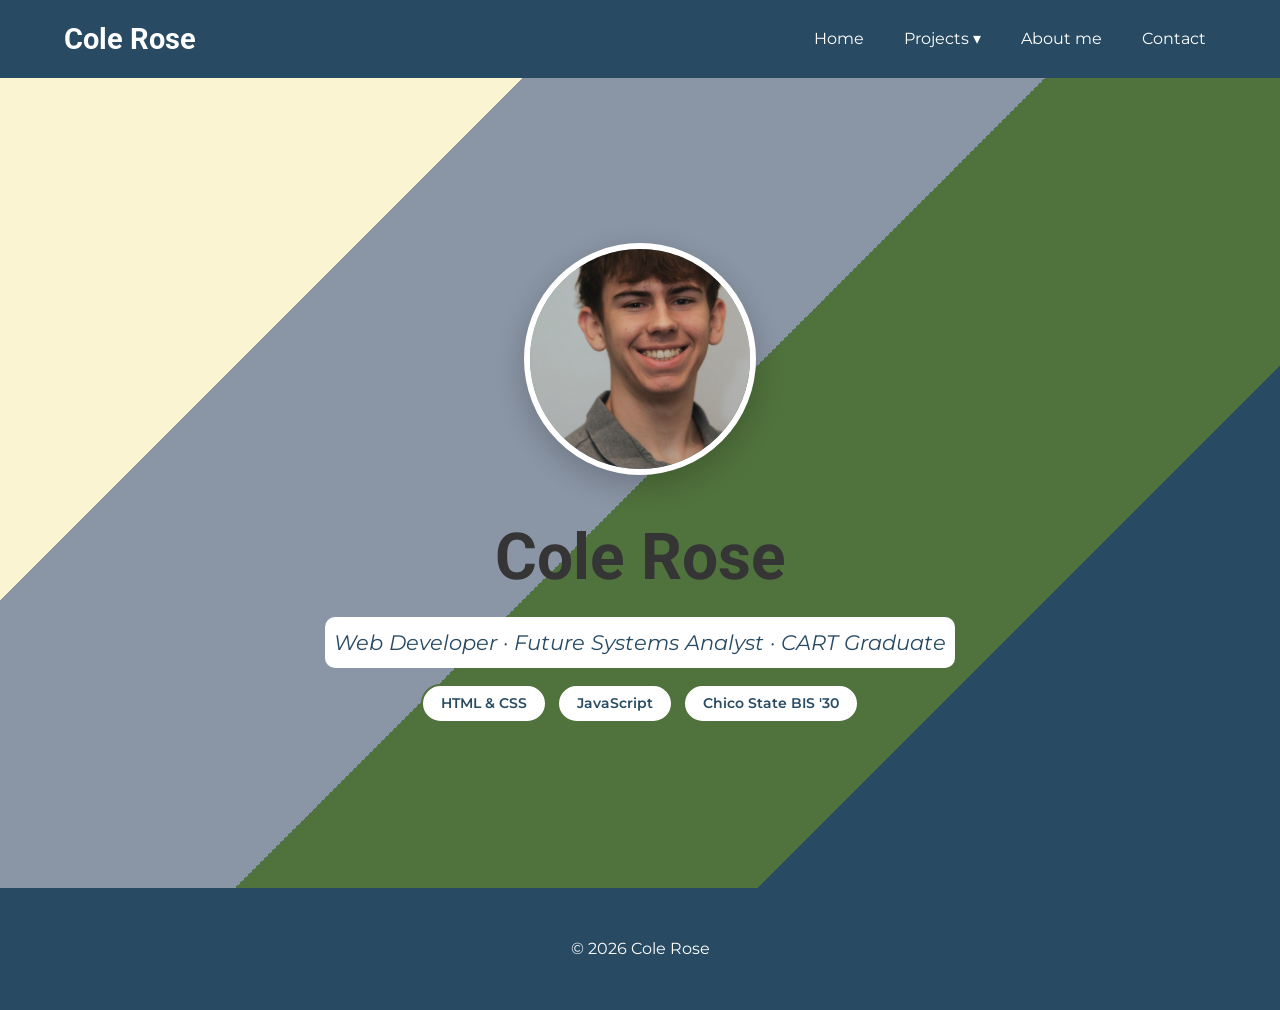
<file: index.html>
<!DOCTYPE html>
<html lang="en">

<head>
    <meta charset="UTF-8" />
    <meta name="viewport" content="width=device-width, initial-scale=1.0" />
    <title>Cole Rose | Home</title>

    <!-- google fonts, roboto for headings and montserrat for everything else -->
    <link rel="preconnect" href="https://fonts.googleapis.com">
    <link rel="preconnect" href="https://fonts.gstatic.com" crossorigin>
    <link
        href="https://fonts.googleapis.com/css2?family=Roboto:wght@700;900&family=Montserrat:ital,wght@0,400;0,600;1,400&display=swap"
        rel="stylesheet">

    <link rel="stylesheet" href="style.css" />
</head>

<body>

    <!-- sticky header, scroll effect handled in main.js -->
    <header>
        <a class="site-name" href="index.html">Cole Rose</a>
        <nav>
            <ul class="head-list">
                <li><a href="index.html" class="active">Home</a></li>

                <!-- dropdown just uses css hover, no js needed for this part -->
                <li class="dropdown">
                    <a href="projects.html">Projects ▾</a>
                    <ul class="dropdown-menu">
                        <li><a href="projects.html">View All Projects</a></li>
                    </ul>
                </li>

                <li><a href="about.html">About me</a></li>
                <li><a href="contact.html">Contact</a></li>
            </ul>
        </nav>
    </header>

    <!-- hero section, the diagonal gradient background is all css -->
    <main id="home-main">

        <!-- circle image - tried making this a border-image at first, didnt work great -->
        <div class="self-image-circle">
            <img src="images/cole.png" alt="Cole Rose Profile Picture" />
        </div>

        <div class="hero-text">
            <h1 class="hero-name">Cole Rose</h1>
            <p class="hero-tagline">Web Developer · Future Systems Analyst · CART Graduate</p>

            <!-- pills just for a quick visual skill summary -->
            <div class="hero-pills">
                <span>HTML &amp; CSS</span>
                <span>JavaScript</span>
                <span>Chico State BIS '30</span>
            </div>
        </div>
    </main>

    <footer>
        <p>&copy; 2026 Cole Rose</p>
    </footer>

    <script src="main.js"></script>
</body>

</html>
</file>
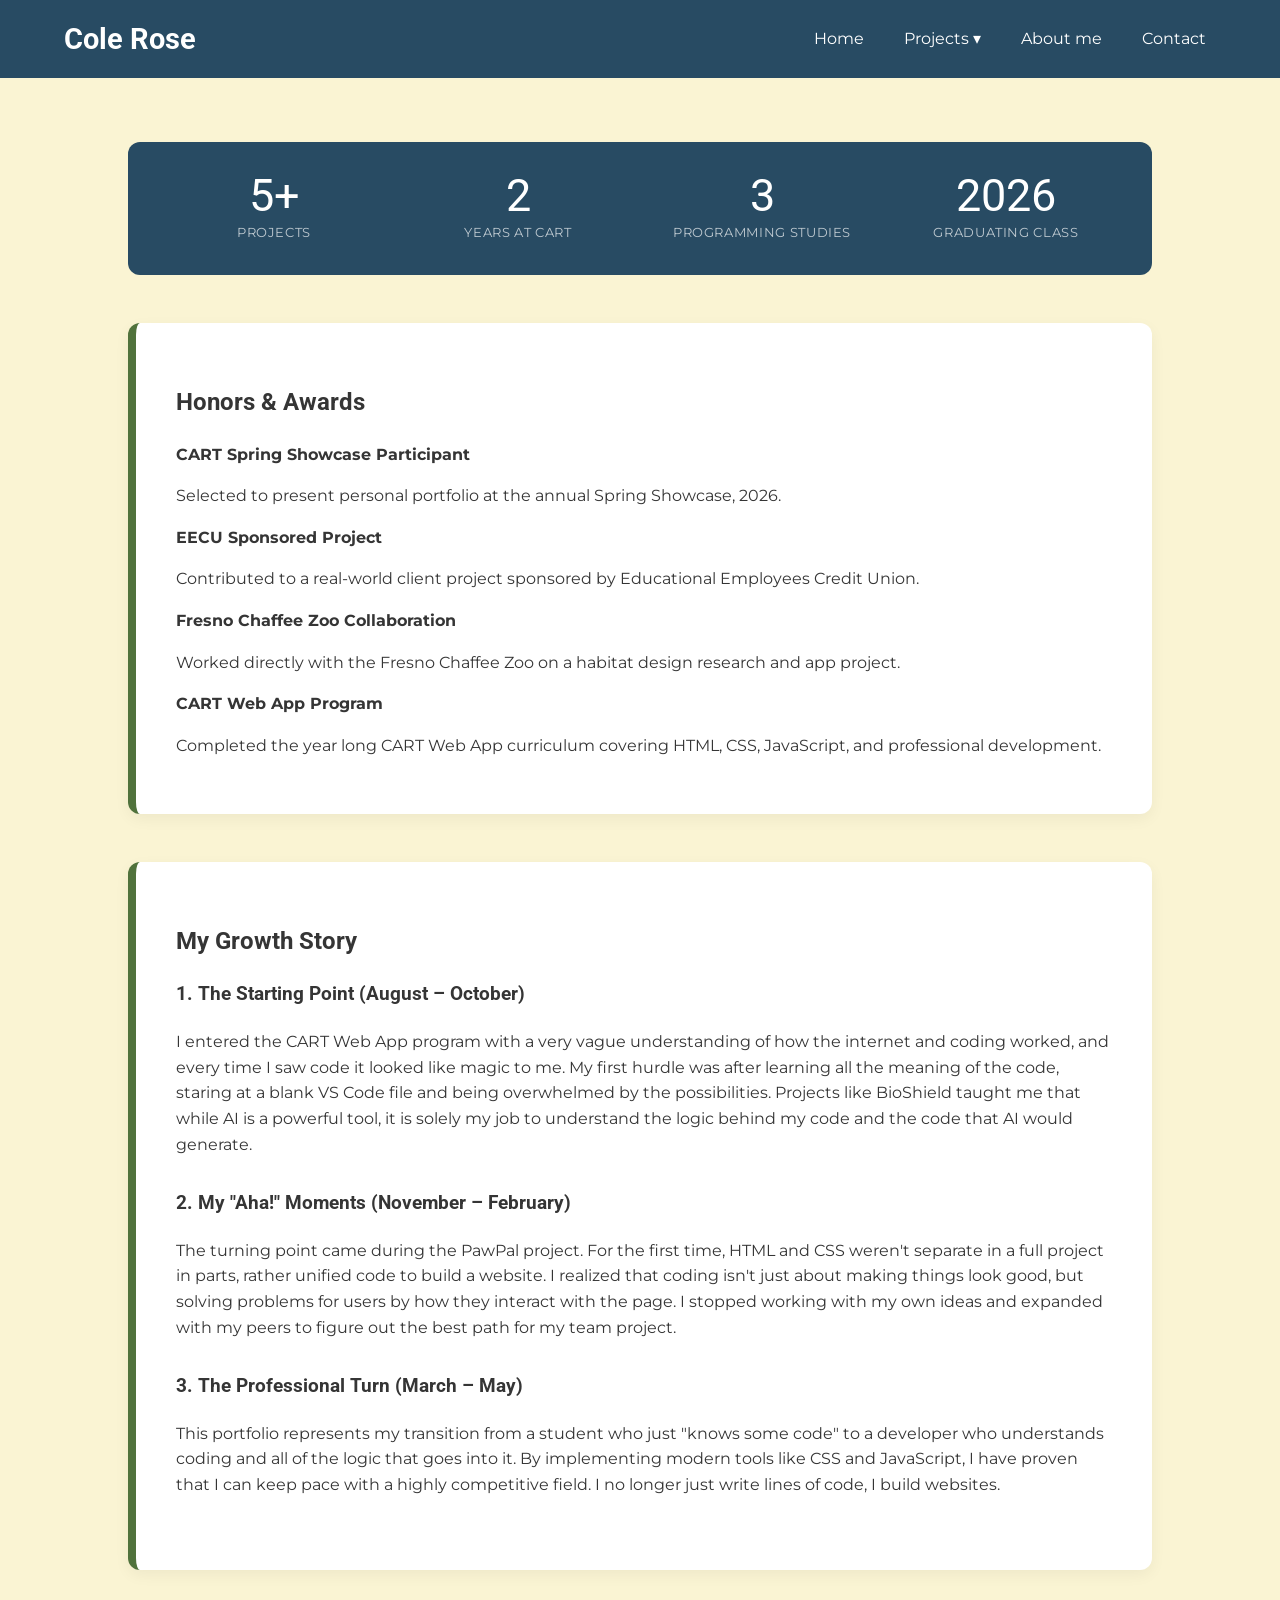
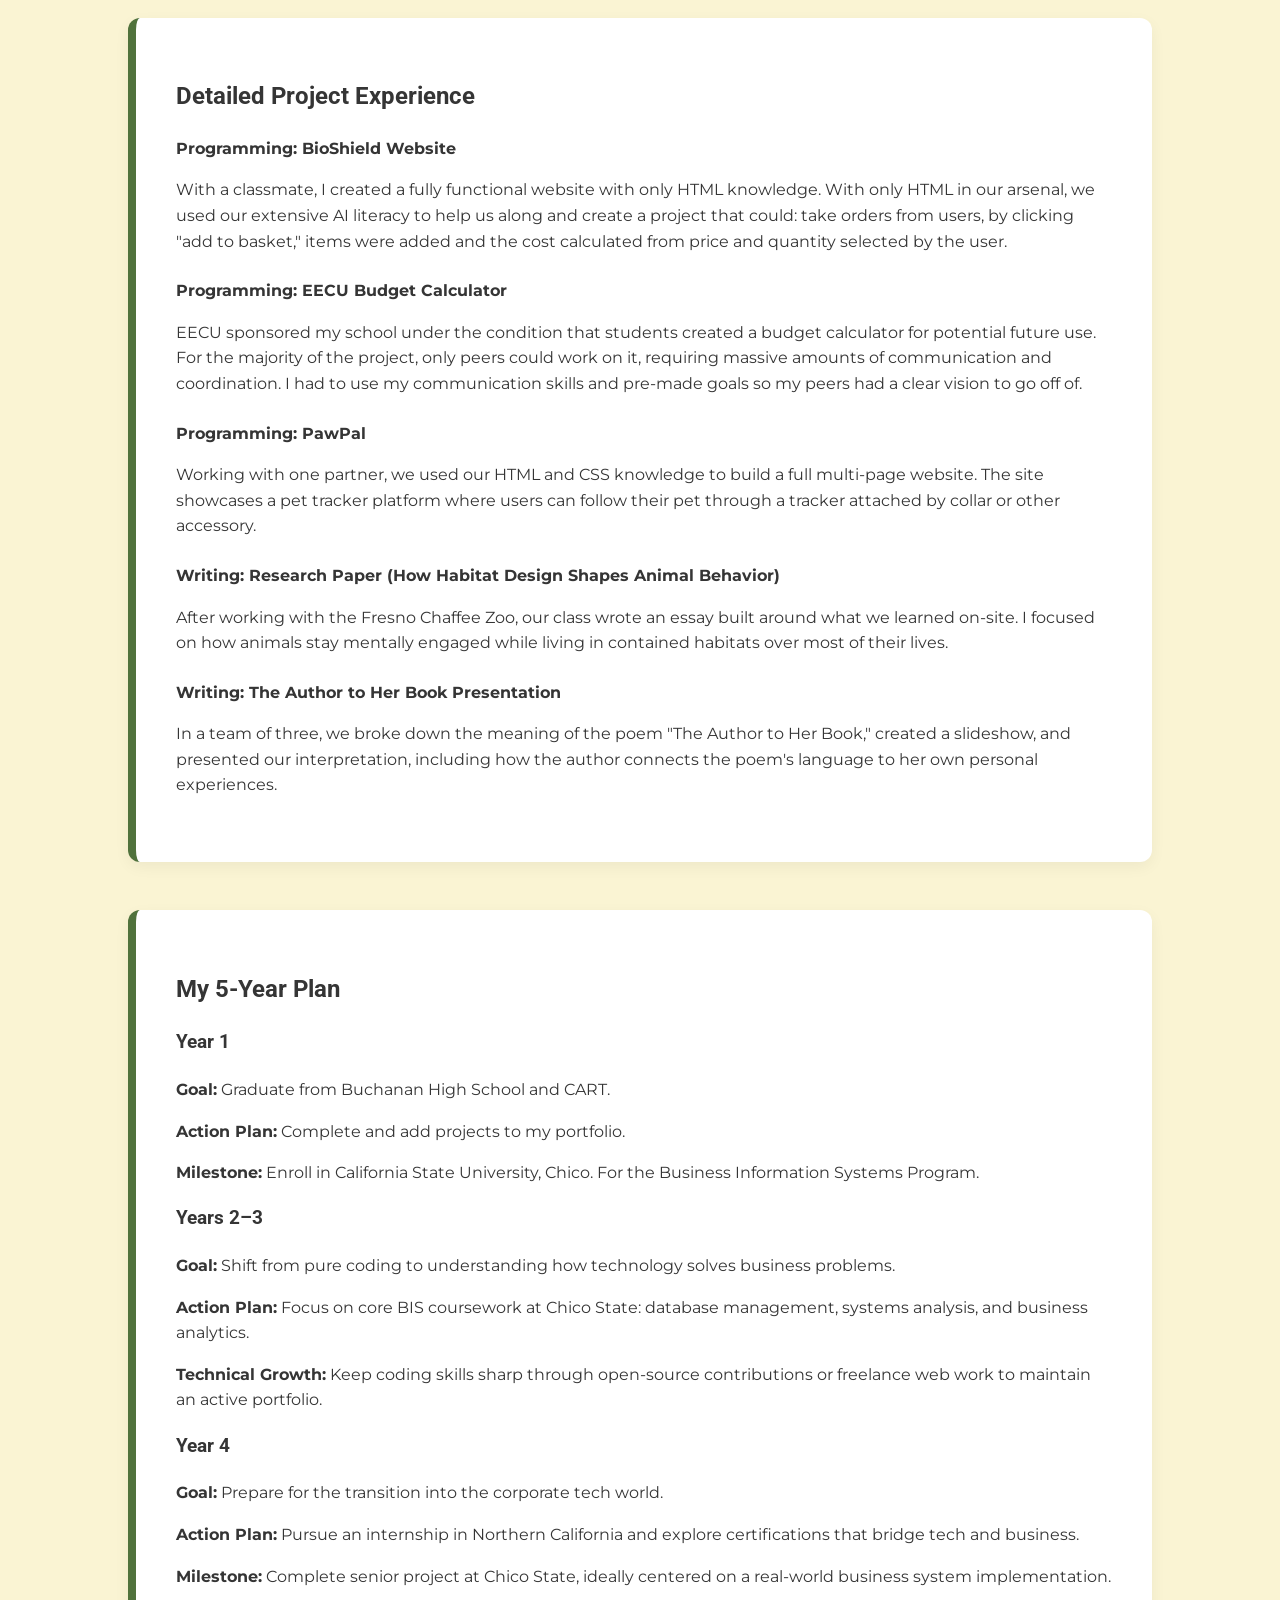
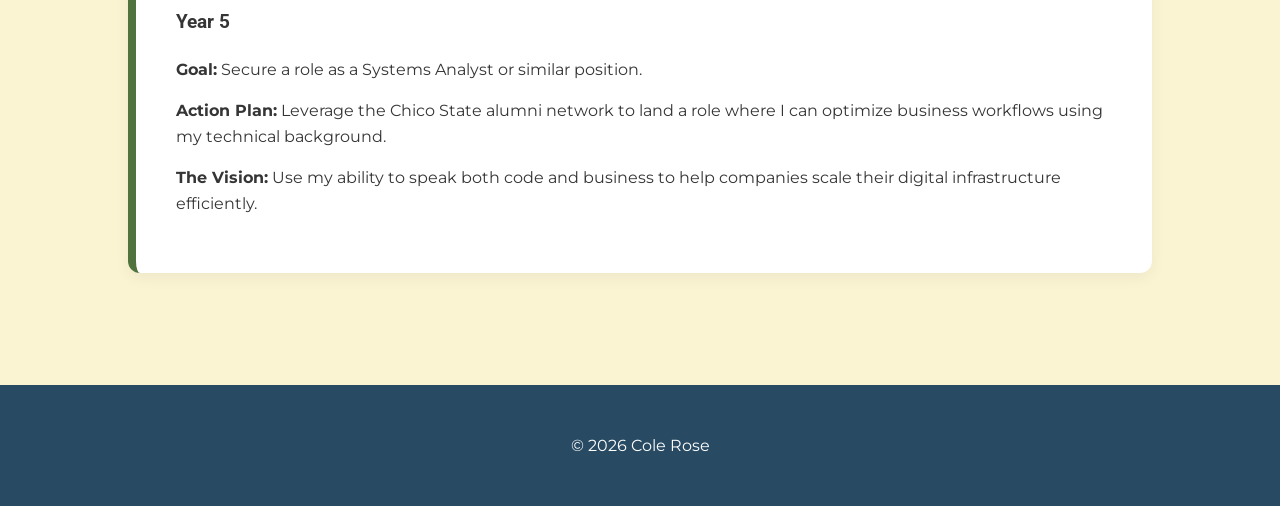
<file: about.html>
<!DOCTYPE html>
<html lang="en">

<head>
    <meta charset="UTF-8">
    <meta name="viewport" content="width=device-width, initial-scale=1.0">
    <title>Cole Rose | About & Growth</title>

    <link rel="preconnect" href="https://fonts.googleapis.com">
    <link rel="preconnect" href="https://fonts.gstatic.com" crossorigin>
    <link
        href="https://fonts.googleapis.com/css2?family=Roboto:wght@700;900&family=Montserrat:ital,wght@0,400;0,600;1,400&display=swap"
        rel="stylesheet">

    <link rel="stylesheet" href="style.css">
</head>

<body>

    <header>
        <a class="site-name" href="index.html">Cole Rose</a>
        <nav>
            <ul class="head-list">
                <li><a href="index.html">Home</a></li>
                <li class="dropdown">
                    <a href="projects.html">Projects ▾</a>
                    <ul class="dropdown-menu">
                        <li><a href="projects.html">View All Projects</a></li>
                    </ul>
                </li>
                <li><a href="about.html" class="active">About me</a></li>
                <li><a href="contact.html">Contact</a></li>
            </ul>
        </nav>
    </header>

    <main class="container">

        <!-- quick stats at the top, just a visual thing to show what i've done at a glance -->
        <section class="stats-bar">
            <div class="stat-item">
                <span class="stat-number">5+</span>
                <span class="stat-label">Projects</span>
            </div>
            <div class="stat-item">
                <span class="stat-number">2</span>
                <span class="stat-label">Years at CART</span>
            </div>
            <div class="stat-item">
                <span class="stat-number">3</span>
                <span class="stat-label">Programming Studies</span>
            </div>
            <div class="stat-item">
                <span class="stat-number">2026</span>
                <span class="stat-label">Graduating Class</span>
            </div>
        </section>

        <!-- honors section -->
        <article class="case-study-card">
            <h2>Honors &amp; Awards</h2>

            <!-- tried using a grid here but just went with stacked divs, simpler -->
            <strong>CART Spring Showcase Participant</strong>
            <p>Selected to present personal portfolio at the annual Spring Showcase, 2026.</p>
            </div>
            </div>
            <strong>EECU Sponsored Project</strong>
            <p>Contributed to a real-world client project sponsored by Educational Employees Credit Union.
            </p>
            </div>
            </div>
            <strong>Fresno Chaffee Zoo Collaboration</strong>
            <p>Worked directly with the Fresno Chaffee Zoo on a habitat design research and app project.</p>
            </div>
            </div>
            <strong>CART Web App Program</strong>
            <p>Completed the year long CART Web App curriculum covering HTML, CSS, JavaScript, and
                professional development.</p>
            </div>
            </div>
            </div>
        </article>

        <article class="case-study-card">
            <h2>My Growth Story</h2>

            <div class="growth-section">
                <h3>1. The Starting Point (August – October)</h3>
                <p>I entered the CART Web App program with a very vague understanding of how the internet and coding
                    worked, and every time I saw code it looked like magic to me. My first hurdle was after learning all
                    the meaning of the code, staring at a blank VS Code file and being overwhelmed by the possibilities.
                    Projects like BioShield taught me that while AI is a powerful tool, it is solely my job to
                    understand the logic behind my code and the code that AI would generate.</p>
            </div>

            <div class="growth-section">
                <h3>2. My "Aha!" Moments (November – February)</h3>
                <p>The turning point came during the PawPal project. For the first time, HTML and CSS weren't separate
                    in a full project in parts, rather unified code to build a website. I realized that coding isn't
                    just about making things look good, but solving problems for users by how they interact with the
                    page. I stopped working with my own ideas and expanded with my peers to figure out the best path for
                    my team project.</p>
            </div>

            <div class="growth-section">
                <h3>3. The Professional Turn (March – May)</h3>
                <p>This portfolio represents my transition from a student who just "knows some code" to a developer who
                    understands coding and all of the logic that goes into it. By implementing modern tools like CSS and
                    JavaScript, I have proven that I can keep pace with a highly competitive field. I no longer just
                    write lines of code, I build websites.</p>
            </div>
        </article>

        <!-- detailed breakdown of each project, more depth than the modal cards on projects.html -->
        <article class="case-study-card">
            <h2>Detailed Project Experience</h2>

            <div class="project-entry">
                <strong>Programming: BioShield Website</strong>
                <p>With a classmate, I created a fully functional website with only HTML knowledge. With only HTML in
                    our arsenal, we used our extensive AI literacy to help us along and create a project that could:
                    take orders from users, by clicking "add to basket," items were added and the cost calculated from
                    price and quantity selected by the user.</p>
            </div>

            <div class="project-entry">
                <strong>Programming: EECU Budget Calculator</strong>
                <p>EECU sponsored my school under the condition that students created a budget calculator for potential
                    future use. For the majority of the project, only peers could work on it, requiring massive amounts
                    of communication and coordination. I had to use my communication skills and pre-made goals so my
                    peers had a clear vision to go off of.</p>
            </div>

            <div class="project-entry">
                <strong>Programming: PawPal</strong>
                <p>Working with one partner, we used our HTML and CSS knowledge to build a full multi-page website. The
                    site showcases a pet tracker platform where users can follow their pet through a tracker attached
                    by collar or other accessory.</p>
            </div>

            <div class="project-entry">
                <strong>Writing: Research Paper (How Habitat Design Shapes Animal Behavior)</strong>
                <p>After working with the Fresno Chaffee Zoo, our class wrote an essay built around what we learned
                    on-site. I focused on how animals stay mentally engaged while living in contained habitats over most
                    of their lives.</p>
            </div>

            <div class="project-entry">
                <strong>Writing: The Author to Her Book Presentation</strong>
                <p>In a team of three, we broke down the meaning of the poem "The Author to Her Book," created a
                    slideshow, and presented our interpretation, including how the author connects the poem's language
                    to her own personal experiences.</p>
            </div>
        </article>

        <!-- 5 year plan section -->
        <article class="case-study-card">
            <h2>My 5-Year Plan</h2>

            <div class="plan-year">
                <h3>Year 1</h3>
                <p><strong>Goal:</strong> Graduate from Buchanan High School and CART.</p>
                <p><strong>Action Plan:</strong> Complete and add projects to my portfolio.</p>
                <p><strong>Milestone:</strong> Enroll in California State University, Chico. For the Business
                    Information
                    Systems Program.</p>
            </div>

            <div class="plan-year">
                <h3>Years 2–3</h3>
                <p><strong>Goal:</strong> Shift from pure coding to understanding how technology solves business
                    problems.</p>
                <p><strong>Action Plan:</strong> Focus on core BIS coursework at Chico State: database management,
                    systems analysis, and business analytics.</p>
                <p><strong>Technical Growth:</strong> Keep coding skills sharp through open-source contributions or
                    freelance web work to maintain an active portfolio.</p>
            </div>

            <div class="plan-year">
                <h3>Year 4</h3>
                <p><strong>Goal:</strong> Prepare for the transition into the corporate tech world.</p>
                <p><strong>Action Plan:</strong> Pursue an internship in Northern California and explore certifications
                    that bridge tech and business.</p>
                <p><strong>Milestone:</strong> Complete senior project at Chico State, ideally centered on a real-world
                    business system implementation.</p>
            </div>

            <div class="plan-year">
                <h3>Year 5</h3>
                <p><strong>Goal:</strong> Secure a role as a Systems Analyst or similar position.</p>
                <p><strong>Action Plan:</strong> Leverage the Chico State alumni network to land a role where I can
                    optimize business workflows using my technical background.</p>
                <p><strong>The Vision:</strong> Use my ability to speak both code and business to help companies scale
                    their digital infrastructure efficiently.</p>
            </div>
        </article>

    </main>

    <footer>
        <p>&copy; 2026 Cole Rose</p>
    </footer>

    <script src="main.js"></script>
</body>

</html>
</file>
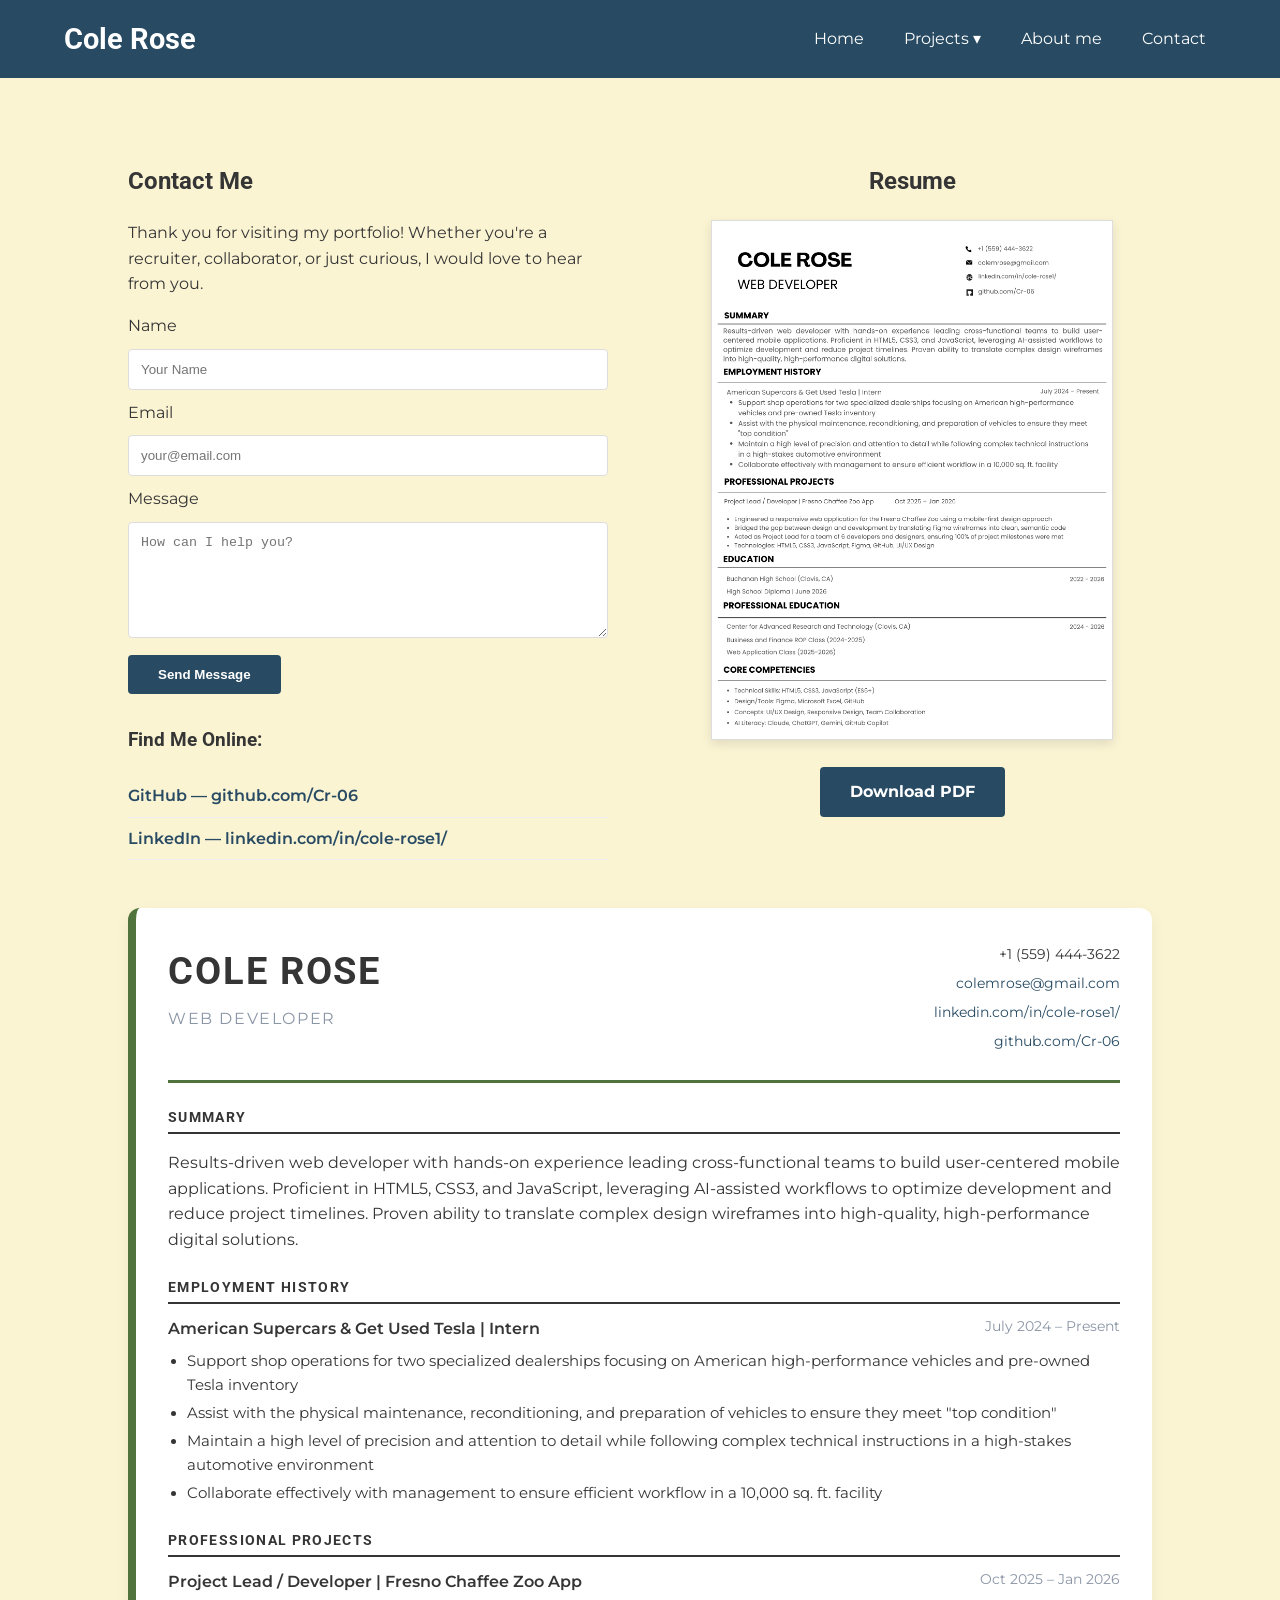
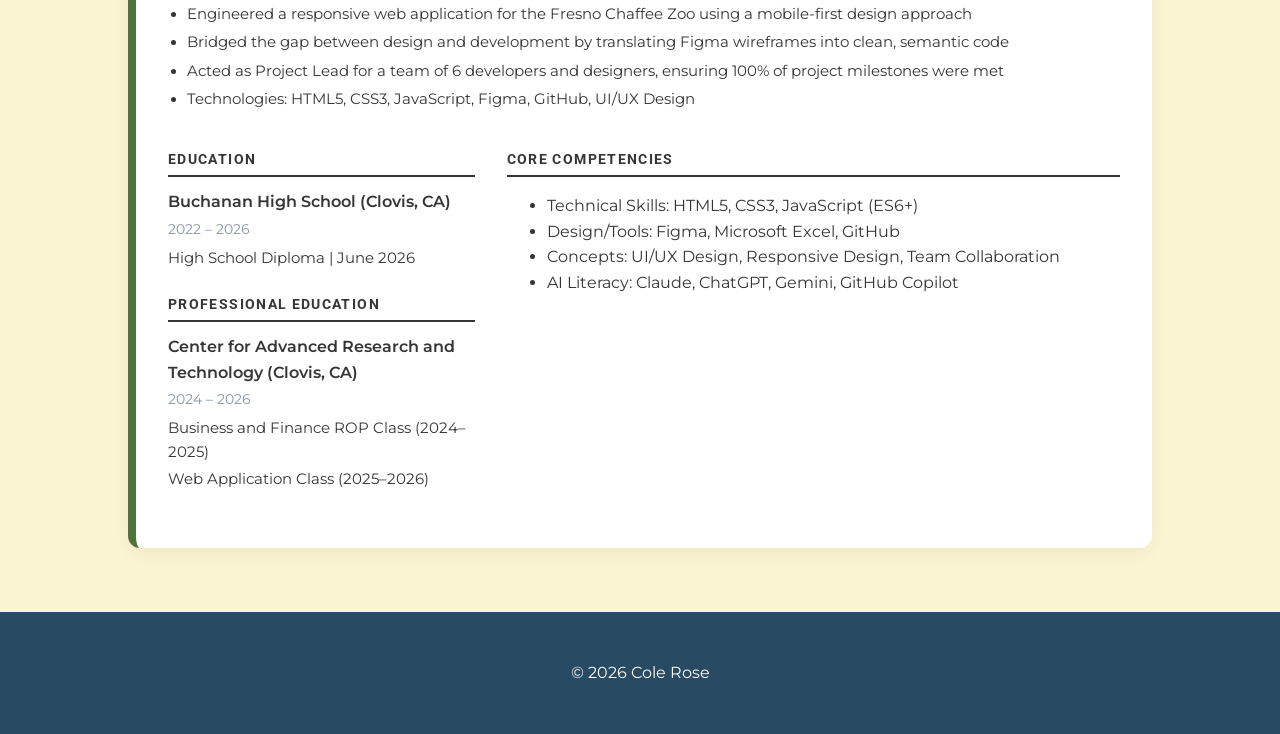
<file: contact.html>
<!DOCTYPE html>
<html lang="en">

<head>
    <meta charset="UTF-8">
    <meta name="viewport" content="width=device-width, initial-scale=1.0">
    <title>Cole Rose | Contact</title>

    <link rel="preconnect" href="https://fonts.googleapis.com">
    <link rel="preconnect" href="https://fonts.gstatic.com" crossorigin>
    <link
        href="https://fonts.googleapis.com/css2?family=Roboto:wght@700;900&family=Montserrat:ital,wght@0,400;0,600;1,400&display=swap"
        rel="stylesheet">

    <link rel="stylesheet" href="style.css">
</head>

<!-- id on body in case i need to target this page specifically with css later -->

<body id="contact">

    <header>
        <a class="site-name" href="index.html">Cole Rose</a>
        <nav>
            <ul class="head-list">
                <li><a href="index.html">Home</a></li>
                <li class="dropdown">
                    <a href="projects.html">Projects ▾</a>
                    <ul class="dropdown-menu">
                        <li><a href="projects.html">View All Projects</a></li>
                    </ul>
                </li>
                <li><a href="about.html">About me</a></li>
                <li><a href="contact.html" class="active">Contact</a></li>
            </ul>
        </nav>
    </header>

    <main class="container">

        <!-- two column layout - form on left, resume preview on right -->
        <div class="contact-layout">

            <section class="contact-form-section">
                <h2>Contact Me</h2>
                <p>Thank you for visiting my portfolio! Whether you're a recruiter, collaborator, or just curious, I
                    would love to hear from you.</p>

                <form name="contact" method="POST" data-netlify="true">
                    <input type="hidden" name="form-name" value="contact">

                    <label for="name">Name</label>
                    <input type="text" id="name" name="name" placeholder="Your Name" required>

                    <label for="email">Email</label>
                    <input type="email" id="email" name="email" placeholder="your@email.com" required>

                    <label for="message">Message</label>
                    <textarea id="message" name="message" rows="6" placeholder="How can I help you?"
                        required></textarea>

                    <button type="submit" class="submit-btn">Send Message</button>
                </form>

                <div class="social-links">
                    <h3>Find Me Online:</h3>
                    <a href="https://github.com/Cr-06" target="_blank" rel="noopener" class="social-link">GitHub —
                        github.com/Cr-06</a>
                    <a href="https://linkedin.com/in/cole-rose1/" target="_blank" rel="noopener"
                        class="social-link">LinkedIn — linkedin.com/in/cole-rose1/</a>
                </div>
            </section>

            <!-- resume preview image and download button -->
            <aside class="resume-col">
                <h2>Resume</h2>
                <div class="resume-preview">
                    <!-- screenshot of the pdf -->
                    <img src="images/resume.png" alt="Cole Rose Resume Preview">
                </div>
                <a href="images/resume.pdf" download class="submit-btn resume-download">Download PDF</a>
            </aside>

        </div>

        <!-- inline html version of my resume -->
        <section class="html-resume">

            <div class="resume-header-block">
                <div class="resume-name-block">
                    <h1>COLE ROSE</h1>
                    <p class="resume-title">WEB DEVELOPER</p>
                </div>
                <!-- contact info aligned right on desktop, switches to left on mobile via media query -->
                <ul class="resume-contact-list">
                    <li>+1 (559) 444-3622</li>
                    <li><a href="mailto:colemrose@gmail.com">colemrose@gmail.com</a></li>
                    <li><a href="https://linkedin.com/in/cole-rose1/" target="_blank">linkedin.com/in/cole-rose1/</a>
                    </li>
                    <li><a href="https://github.com/Cr-06" target="_blank">github.com/Cr-06</a></li>
                </ul>
            </div>

            <div class="resume-section">
                <h3 class="resume-section-heading">Summary</h3>
                <p>Results-driven web developer with hands-on experience leading cross-functional teams to build
                    user-centered mobile applications. Proficient in HTML5, CSS3, and JavaScript, leveraging AI-assisted
                    workflows to optimize development and reduce project timelines. Proven ability to translate complex
                    design wireframes into high-quality, high-performance digital solutions.</p>
            </div>

            <div class="resume-section">
                <h3 class="resume-section-heading">Employment History</h3>
                <div class="resume-entry">
                    <div class="resume-entry-header">
                        <span class="resume-entry-title">American Supercars &amp; Get Used Tesla | Intern</span>
                        <span class="resume-date">July 2024 – Present</span>
                    </div>
                    <ul>
                        <li>Support shop operations for two specialized dealerships focusing on American
                            high-performance vehicles and pre-owned Tesla inventory</li>
                        <li>Assist with the physical maintenance, reconditioning, and preparation of vehicles to ensure
                            they meet "top condition"</li>
                        <li>Maintain a high level of precision and attention to detail while following complex technical
                            instructions in a high-stakes automotive environment</li>
                        <li>Collaborate effectively with management to ensure efficient workflow in a 10,000 sq. ft.
                            facility</li>
                    </ul>
                </div>
            </div>

            <div class="resume-section">
                <h3 class="resume-section-heading">Professional Projects</h3>
                <div class="resume-entry">
                    <div class="resume-entry-header">
                        <span class="resume-entry-title">Project Lead / Developer | Fresno Chaffee Zoo App</span>
                        <span class="resume-date">Oct 2025 – Jan 2026</span>
                    </div>
                    <ul>
                        <li>Engineered a responsive web application for the Fresno Chaffee Zoo using a mobile-first
                            design approach</li>
                        <li>Bridged the gap between design and development by translating Figma wireframes into clean,
                            semantic code</li>
                        <li>Acted as Project Lead for a team of 6 developers and designers, ensuring 100% of project
                            milestones were met</li>
                        <li>Technologies: HTML5, CSS3, JavaScript, Figma, GitHub, UI/UX Design</li>
                    </ul>
                </div>
            </div>

            <!-- two column grid for education and skills side by side -->
            <div class="resume-grid">

                <div class="resume-left">
                    <div class="resume-section">
                        <h3 class="resume-section-heading">Education</h3>
                        <div class="resume-entry">
                            <div class="resume-entry-header">
                                <span class="resume-entry-title">Buchanan High School (Clovis, CA)</span>
                                <span class="resume-date">2022 – 2026</span>
                            </div>
                            <p>High School Diploma | June 2026</p>
                        </div>
                    </div>

                    <div class="resume-section">
                        <h3 class="resume-section-heading">Professional Education</h3>
                        <div class="resume-entry">
                            <div class="resume-entry-header">
                                <span class="resume-entry-title">Center for Advanced Research and Technology (Clovis,
                                    CA)</span>
                                <span class="resume-date">2024 – 2026</span>
                            </div>
                            <p>Business and Finance ROP Class (2024–2025)</p>
                            <p>Web Application Class (2025–2026)</p>
                        </div>
                    </div>
                </div>

                <div class="resume-right">
                    <div class="resume-section">
                        <h3 class="resume-section-heading">Core Competencies</h3>
                        <ul>
                            <li>Technical Skills: HTML5, CSS3, JavaScript (ES6+)</li>
                            <li>Design/Tools: Figma, Microsoft Excel, GitHub</li>
                            <li>Concepts: UI/UX Design, Responsive Design, Team Collaboration</li>
                            <!-- listing ai tools because knowing how to use them is a skill now lol-->
                            <li>AI Literacy: Claude, ChatGPT, Gemini, GitHub Copilot</li>
                        </ul>
                    </div>
                </div>

            </div>
        </section>

    </main>

    <footer>
        <p>&copy; 2026 Cole Rose</p>
    </footer>

    <script src="main.js"></script>
</body>

</html>
</file>
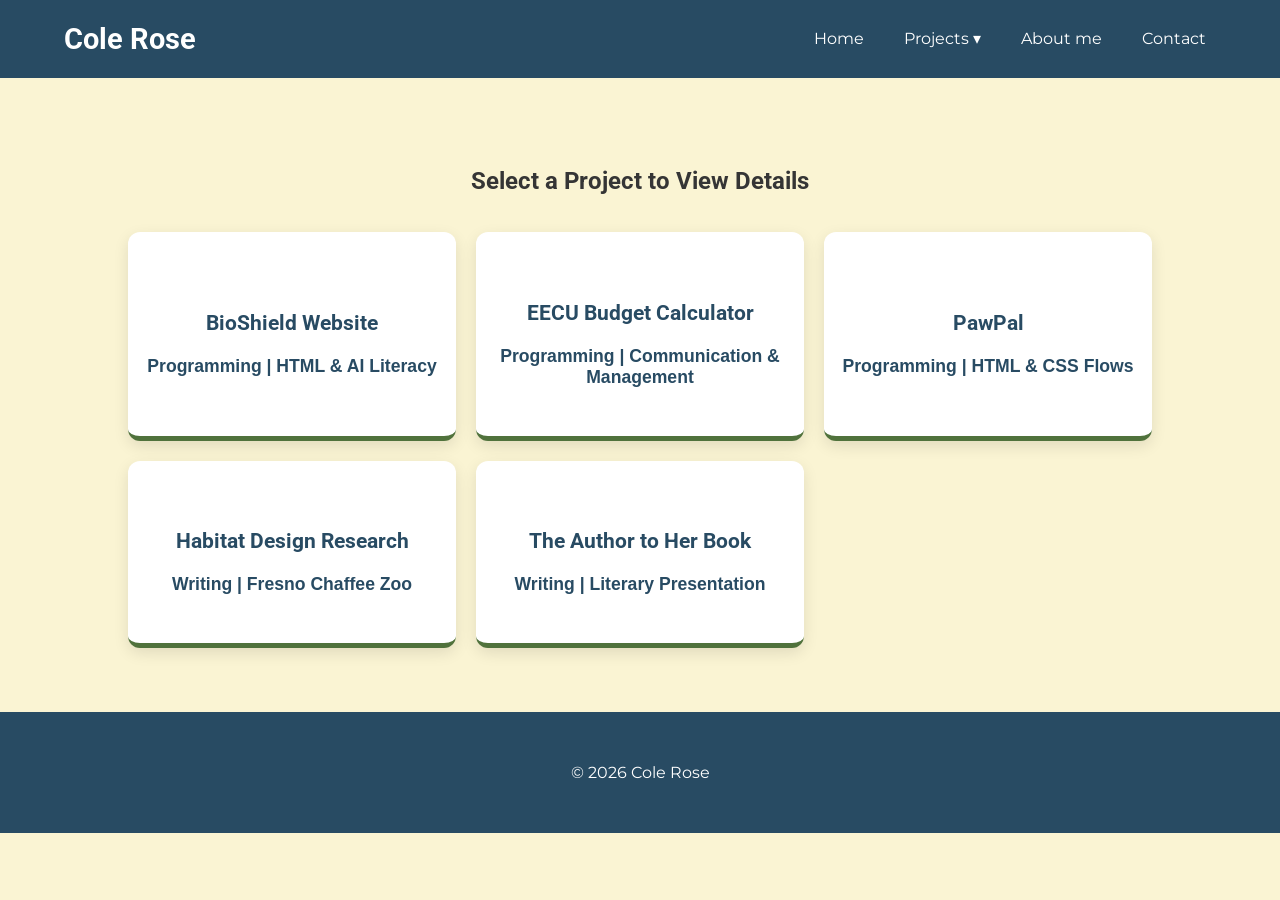
<file: projects.html>
<!DOCTYPE html>
<html lang="en">

<head>
    <meta charset="UTF-8">
    <meta name="viewport" content="width=device-width, initial-scale=1.0">
    <title>Cole Rose | Projects</title>

    <!-- same font setup as every other page, keeps it consistent -->
    <link rel="preconnect" href="https://fonts.googleapis.com">
    <link rel="preconnect" href="https://fonts.gstatic.com" crossorigin>
    <link
        href="https://fonts.googleapis.com/css2?family=Roboto:wght@700;900&family=Montserrat:ital,wght@0,400;0,600;1,400&display=swap"
        rel="stylesheet">

    <link rel="stylesheet" href="style.css">
</head>

<body>

    <header>
        <a class="site-name" href="index.html">Cole Rose</a>
        <nav>
            <ul class="head-list">
                <li><a href="index.html">Home</a></li>

                <!-- dropdown links call showProject() directly so it opens the modal right away -->
                <li class="dropdown">
                    <a href="projects.html" class="active">Projects ▾</a>
                    <ul class="dropdown-menu">
                        <li><a href="#" onclick="showProject('bioshield'); return false;">BioShield</a></li>
                        <li><a href="#" onclick="showProject('eecu'); return false;">EECU Calculator</a></li>
                        <li><a href="#" onclick="showProject('pawpal'); return false;">PawPal</a></li>
                        <li><a href="#" onclick="showProject('zoo'); return false;">Habitat Design Research</a></li>
                        <li><a href="#" onclick="showProject('poem'); return false;">The Author to Her Book</a></li>
                    </ul>
                </li>

                <li><a href="about.html">About me</a></li>
                <li><a href="contact.html">Contact</a></li>
            </ul>
        </nav>
    </header>

    <main class="container">

        <h2 class="projects-heading">Select a Project to View Details</h2>

        <!-- grid auto-fits so it wraps nicely on smaller screens without media queries -->
        <div class="project-grid">

            <button class="project-card-btn" onclick="showProject('bioshield')">
                <h3>BioShield Website</h3>
                <span>Programming | HTML &amp; AI Literacy</span>
            </button>

            <button class="project-card-btn" onclick="showProject('eecu')">
                <h3>EECU Budget Calculator</h3>
                <span>Programming | Communication &amp; Management</span>
            </button>

            <button class="project-card-btn" onclick="showProject('pawpal')">
                <h3>PawPal</h3>
                <span>Programming | HTML &amp; CSS Flows</span>
            </button>

            <button class="project-card-btn" onclick="showProject('zoo')">
                <h3>Habitat Design Research</h3>
                <span>Writing | Fresno Chaffee Zoo</span>
            </button>

            <button class="project-card-btn" onclick="showProject('poem')">
                <h3>The Author to Her Book</h3>
                <span>Writing | Literary Presentation</span>
            </button>

        </div>
    </main>

    <!-- modal is hidden by default, showProject() fills in the content before showing it -->
    <div id="project-modal" class="modal">
        <div class="modal-content">
            <!-- clicking x or outside the modal closes it, both handled in main.js -->
            <span class="close-modal" onclick="hideProject()">&times;</span>
            <div id="modal-body"></div>
        </div>
    </div>

    <footer>
        <p>&copy; 2026 Cole Rose</p>
    </footer>

    <script src="main.js"></script>
</body>

</html>
</file>
<file: style.css>
/* color variables so I dont have to remember the hex codes every time */
:root {
    --primary-blue: #284B63;
    --accent-green: #50723C;
    --neutral-gray: #8A95A5;
    --cream-bg: #FAF4D3;
    --text-dark: #353535;
    --white: #ffffff;
    /* reusing this on everything that animates */
    --transition: all 0.3s ease;
}

/* base styles */
body {
    margin: 0;
    padding: 0;
    font-family: 'Montserrat', sans-serif;
    color: var(--text-dark);
    line-height: 1.6;
    overflow-x: hidden;
    /* stops annoying horizontal scroll on mobile */
    background-color: var(--cream-bg);
}

/* roboto only for headings and the big number stats */
h1,
h2,
h3,
h4,
h5,
h6,
.site-name,
.hero-name,
.stat-number,
.resume-section-heading {
    font-family: 'Roboto', sans-serif;
}

/*header and nav */

header {
    display: flex;
    justify-content: space-between;
    align-items: center;
    padding: 1rem 5%;
    background-color: var(--primary-blue);
    position: sticky;
    top: 0;
    z-index: 1000;
    transition: var(--transition);
}

/* class gets added by js when you scroll past 50px */
.nav-scrolled {
    background-color: rgba(40, 75, 99, 0.98);
    padding: 0.6rem 5%;
    box-shadow: 0 4px 10px rgba(0, 0, 0, 0.3);
}

.site-name {
    color: white;
    font-size: clamp(1.2rem, 5vw, 1.8rem);
    font-weight: bold;
    text-decoration: none;
}

.head-list {
    display: flex;
    gap: 20px;
    list-style: none;
    margin: 0;
    padding: 0;
    align-items: center;
}

.head-list a {
    color: white;
    text-decoration: none;
    padding: 5px 10px;
    transition: var(--transition);
}

/*dropdown menu*/

.dropdown {
    position: relative;
}

.dropdown-menu {
    display: none;
    position: absolute;
    top: 100%;
    left: 0;
    background-color: var(--primary-blue);
    list-style: none;
    padding: 10px 0;
    min-width: 180px;
    box-shadow: 0 8px 16px rgba(0, 0, 0, 0.2);
}

/* css-only hover dropdown, no js needed */
.dropdown:hover .dropdown-menu {
    display: block;
}

.dropdown-menu li a {
    display: block;
    padding: 10px 20px;
    font-size: 0.9rem;
}

.dropdown-menu li a:hover {
    background: var(--accent-green);
}

/*home page hero*/

#home-main {
    height: 90vh;
    display: flex;
    flex-direction: column;
    justify-content: center;
    align-items: center;
    /* diagonal stripe gradient using the site color palette */
    background: linear-gradient(135deg, var(--cream-bg) 25%, var(--neutral-gray) 25%, var(--neutral-gray) 50%, var(--accent-green) 50%, var(--accent-green) 75%, var(--primary-blue) 75%);
    text-align: center;
}

.self-image-circle {
    width: 220px;
    height: 220px;
    border-radius: 50%;
    overflow: hidden;
    border: 6px solid white;
    box-shadow: 0 10px 30px rgba(0, 0, 0, 0.2);
    margin-bottom: 2rem;
}

.self-image-circle img {
    width: 100%;
    height: 100%;
    object-fit: cover;
    /* keeps the photo from stretching weird */
}

.hero-name {
    font-size: clamp(2rem, 6vw, 4rem);
    color: var(--text-dark);
    margin: 0 0 0.5rem;
}

.hero-tagline {
    font-style: italic;
    color: var(--primary-blue);
    font-size: clamp(1rem, 2.5vw, 1.3rem);
    margin: 0 0 1rem;
    background-color: var(--white);
    padding: 1vh;
    border-radius: 10px;
}

/* skill tags under the name */
.hero-pills {
    display: flex;
    gap: 10px;
    flex-wrap: wrap;
    justify-content: center;
    margin-top: 0.5rem;
}

.hero-pills span {
    background: white;
    padding: 6px 18px;
    border-radius: 999px;
    /* fully rounded pill shape */
    font-size: 0.9rem;
    font-weight: 600;
    color: var(--primary-blue);
    border: 2px solid var(--accent-green);
}

/* general layout*/

.container {
    padding: 5% 10%;
}

.projects-heading {
    text-align: center;
}

/* project cards, auto-fit means it wraps automatically, no media query needed for this */
.project-grid {
    display: grid;
    grid-template-columns: repeat(auto-fit, minmax(250px, 1fr));
    gap: 20px;
    margin-top: 2rem;
}

.project-card-btn {
    background: white;
    border: none;
    padding: 3rem 1rem;
    border-radius: 12px;
    box-shadow: 0 5px 15px rgba(0, 0, 0, 0.1);
    cursor: pointer;
    transition: var(--transition);
    font-weight: bold;
    font-size: 1.1rem;
    color: var(--primary-blue);
    border-bottom: 5px solid var(--accent-green);
}

.project-card-btn:hover {
    transform: translateY(-5px);
    background: var(--primary-blue);
    color: white;
}

/* modal (project detail popup)*/

.modal {
    display: none;
    /* hidden until showProject() is called */
    position: fixed;
    z-index: 2000;
    left: 0;
    top: 0;
    width: 100%;
    height: 100%;
    background-color: rgba(0, 0, 0, 0.8);
    backdrop-filter: blur(5px);
}

.modal-content {
    background-color: white;
    margin: 10% auto;
    padding: 3rem;
    border-radius: 12px;
    width: 80%;
    max-width: 700px;
    position: relative;
    animation: reveal 0.4s ease;
    /* slides up when it opens */
}

.close-modal {
    position: absolute;
    right: 20px;
    top: 10px;
    font-size: 2rem;
    cursor: pointer;
    color: var(--neutral-gray);
}

.modal-img-wrap {
    width: 100%;
    margin: 1rem 0;
    border-radius: 8px;
    overflow: hidden;
    max-height: 260px;
    display: flex;
    align-items: center;
    justify-content: center;
    background: var(--cream-bg);
}

.modal-img-wrap img {
    width: 100%;
    height: 100%;
    object-fit: cover;
}

/* green label that says Programming or Writing */
.modal-type-tag {
    display: inline-block;
    background: var(--accent-green);
    color: white;
    font-size: 0.75rem;
    text-transform: uppercase;
    letter-spacing: 0.08em;
    padding: 3px 12px;
    border-radius: 999px;
    margin-bottom: 0.75rem;
    font-weight: 600;
}

.modal-tools {
    font-size: 0.9rem;
    color: var(--neutral-gray);
    margin-bottom: 1rem;
}

/* about page cards, reusing this card style across about and contact pages */
.case-study-card {
    background: white;
    padding: 2.5rem;
    margin-bottom: 3rem;
    border-radius: 12px;
    border-left: 8px solid var(--accent-green);
    box-shadow: 0 5px 15px rgba(0, 0, 0, 0.05);
}

/*stats bar (about page)*/

.stats-bar {
    display: grid;
    grid-template-columns: repeat(auto-fit, minmax(140px, 1fr));
    gap: 1rem;
    background: var(--primary-blue);
    border-radius: 12px;
    padding: 2rem;
    margin-bottom: 3rem;
    text-align: center;
}

.stat-number {
    display: block;
    font-size: clamp(2rem, 4vw, 2.8rem);
    color: white;
    line-height: 1;
}

.stat-label {
    display: block;
    font-size: 0.8rem;
    color: rgba(255, 255, 255, 0.7);
    margin-top: 4px;
    text-transform: uppercase;
    letter-spacing: 0.05em;
}

/*  honors grid */

.honors-grid {
    display: grid;
    grid-template-columns: repeat(auto-fit, minmax(240px, 1fr));
    gap: 1.5rem;
    margin-top: 1rem;
}

.honor-item {
    display: flex;
    gap: 1rem;
    align-items: flex-start;
}

.honor-item p {
    margin: 4px 0 0;
    font-size: 0.9rem;
    color: var(--neutral-gray);
}

/* growth and project entries */

.growth-section {
    margin-bottom: 2rem;
}

.project-entry {
    margin-bottom: 1.5rem;
}

/* contact page */

/* side by side on desktop, stacks on mobile */
.contact-layout {
    display: grid;
    grid-template-columns: 1fr 1fr;
    gap: 4rem;
    align-items: start;
}

.contact-form-section input,
.contact-form-section textarea {
    width: 100%;
    padding: 12px;
    margin: 10px 0;
    border: 1px solid #ddd;
    border-radius: 4px;
    box-sizing: border-box;
}

.submit-btn {
    background: var(--primary-blue);
    color: white;
    padding: 12px 30px;
    border: none;
    border-radius: 4px;
    cursor: pointer;
    font-weight: bold;
}

.social-links {
    margin-top: 2rem;
}

.social-link {
    display: block;
    color: var(--primary-blue);
    text-decoration: none;
    padding: 8px 0;
    border-bottom: 1px solid #eee;
    font-weight: 600;
    transition: var(--transition);
}

/* slight indent on hover to give it some movement */
.social-link:hover {
    color: var(--accent-green);
    padding-left: 6px;
}

/* resume section (contact page) */

.html-resume {
    background: white;
    padding: 2rem;
    border-radius: 12px;
    border-left: 8px solid var(--accent-green);
    box-shadow: 0 5px 15px rgba(0, 0, 0, 0.05);
    margin-top: 3rem;
}

.resume-col {
    text-align: center;
    display: flex;
    flex-direction: column;
    align-items: center;
}

.resume-preview img {
    width: 100%;
    max-width: 400px;
    border: 1px solid #ddd;
    box-shadow: 0 4px 10px rgba(0, 0, 0, 0.1);
}

.resume-download {
    text-decoration: none;
    margin-top: 20px;
    display: inline-block;
}

.resume-header-block {
    display: flex;
    justify-content: space-between;
    align-items: flex-start;
    border-bottom: 3px solid var(--accent-green);
    padding-bottom: 1.5rem;
    margin-bottom: 1.5rem;
    flex-wrap: wrap;
    gap: 1rem;
}

.resume-name-block h1 {
    margin: 0;
    font-size: clamp(1.8rem, 4vw, 2.4rem);
    letter-spacing: 0.05em;
}

.resume-title {
    margin: 4px 0 0;
    font-size: 1rem;
    color: var(--neutral-gray);
    letter-spacing: 0.1em;
}

/* right-aligned on desktop, swaps to left on mobile */
.resume-contact-list {
    list-style: none;
    padding: 0;
    margin: 0;
    text-align: right;
    font-size: 0.9rem;
    line-height: 2;
}

.resume-contact-list a {
    color: var(--primary-blue);
    text-decoration: none;
}

.resume-section {
    margin-bottom: 1.5rem;
}

.resume-section-heading {
    font-size: 0.85rem;
    text-transform: uppercase;
    letter-spacing: 0.1em;
    border-bottom: 2px solid var(--text-dark);
    padding-bottom: 4px;
    margin-bottom: 0.75rem;
}

.resume-entry {
    margin-bottom: 1.2rem;
}

.resume-entry-header {
    display: flex;
    justify-content: space-between;
    flex-wrap: wrap;
    gap: 0.25rem;
    margin-bottom: 0.4rem;
}

.resume-entry-title {
    font-weight: 600;
}

.resume-date {
    font-size: 0.85rem;
    color: var(--neutral-gray);
}

.resume-entry ul {
    margin: 0.5rem 0 0 1.2rem;
    padding: 0;
}

.resume-entry li {
    margin-bottom: 0.3rem;
    font-size: 0.92rem;
}

.resume-entry p {
    margin: 0.25rem 0;
    font-size: 0.92rem;
}

/* 1/3 left, 2/3 right for education vs skills */
.resume-grid {
    display: grid;
    grid-template-columns: 1fr 2fr;
    gap: 2rem;
}

/* animation */

/* used on modal open */
@keyframes reveal {
    from {
        opacity: 0;
        transform: translateY(30px);
    }

    to {
        opacity: 1;
        transform: translateY(0);
    }
}

/* footer */

footer {
    text-align: center;
    padding: 2rem;
    background: var(--primary-blue);
    color: white;
}

/* mobile responsive */

@media (max-width: 600px) {

    /* stacks both grids to single column on small screens */
    .resume-grid,
    .contact-layout {
        grid-template-columns: 1fr;
    }

    .resume-header-block {
        flex-direction: column;
    }

    /* flip contact list alignment since it doesnt make sense right-aligned when stacked */
    .resume-contact-list {
        text-align: left;
    }
}
</file>
